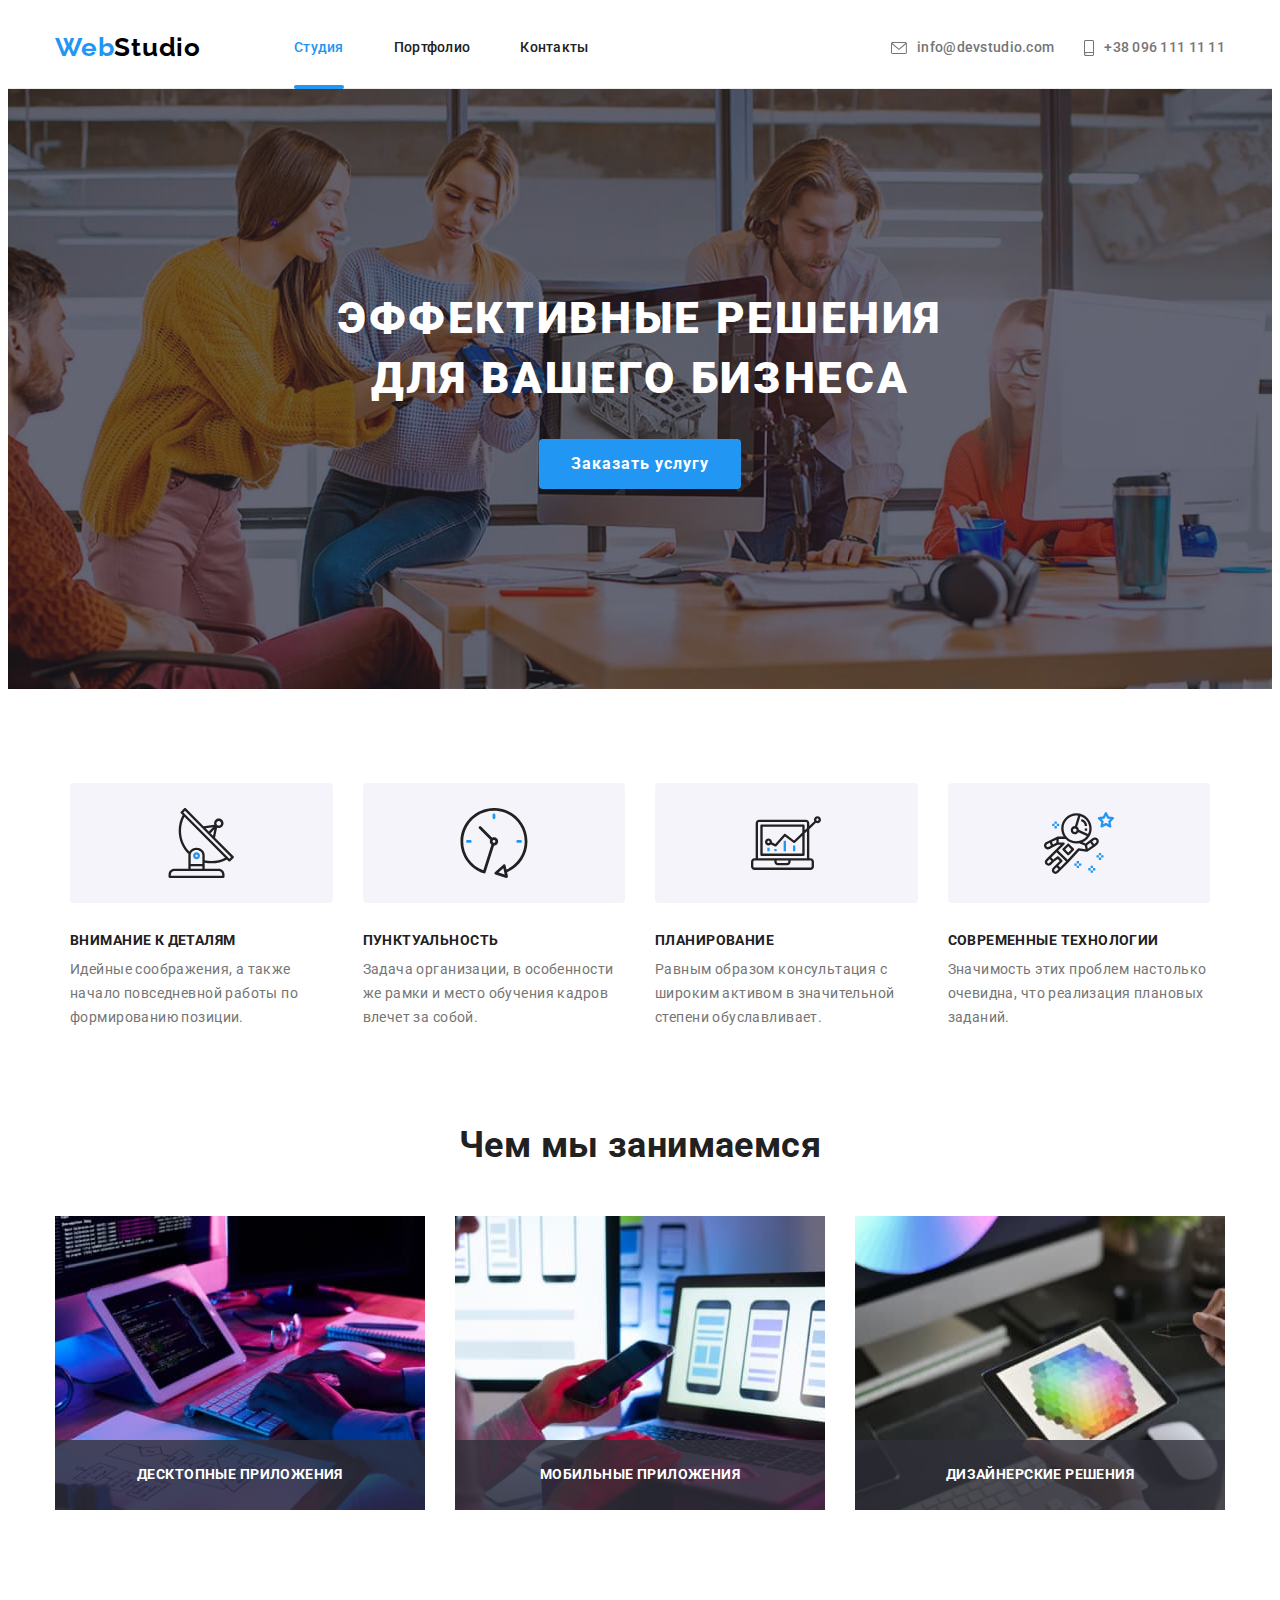
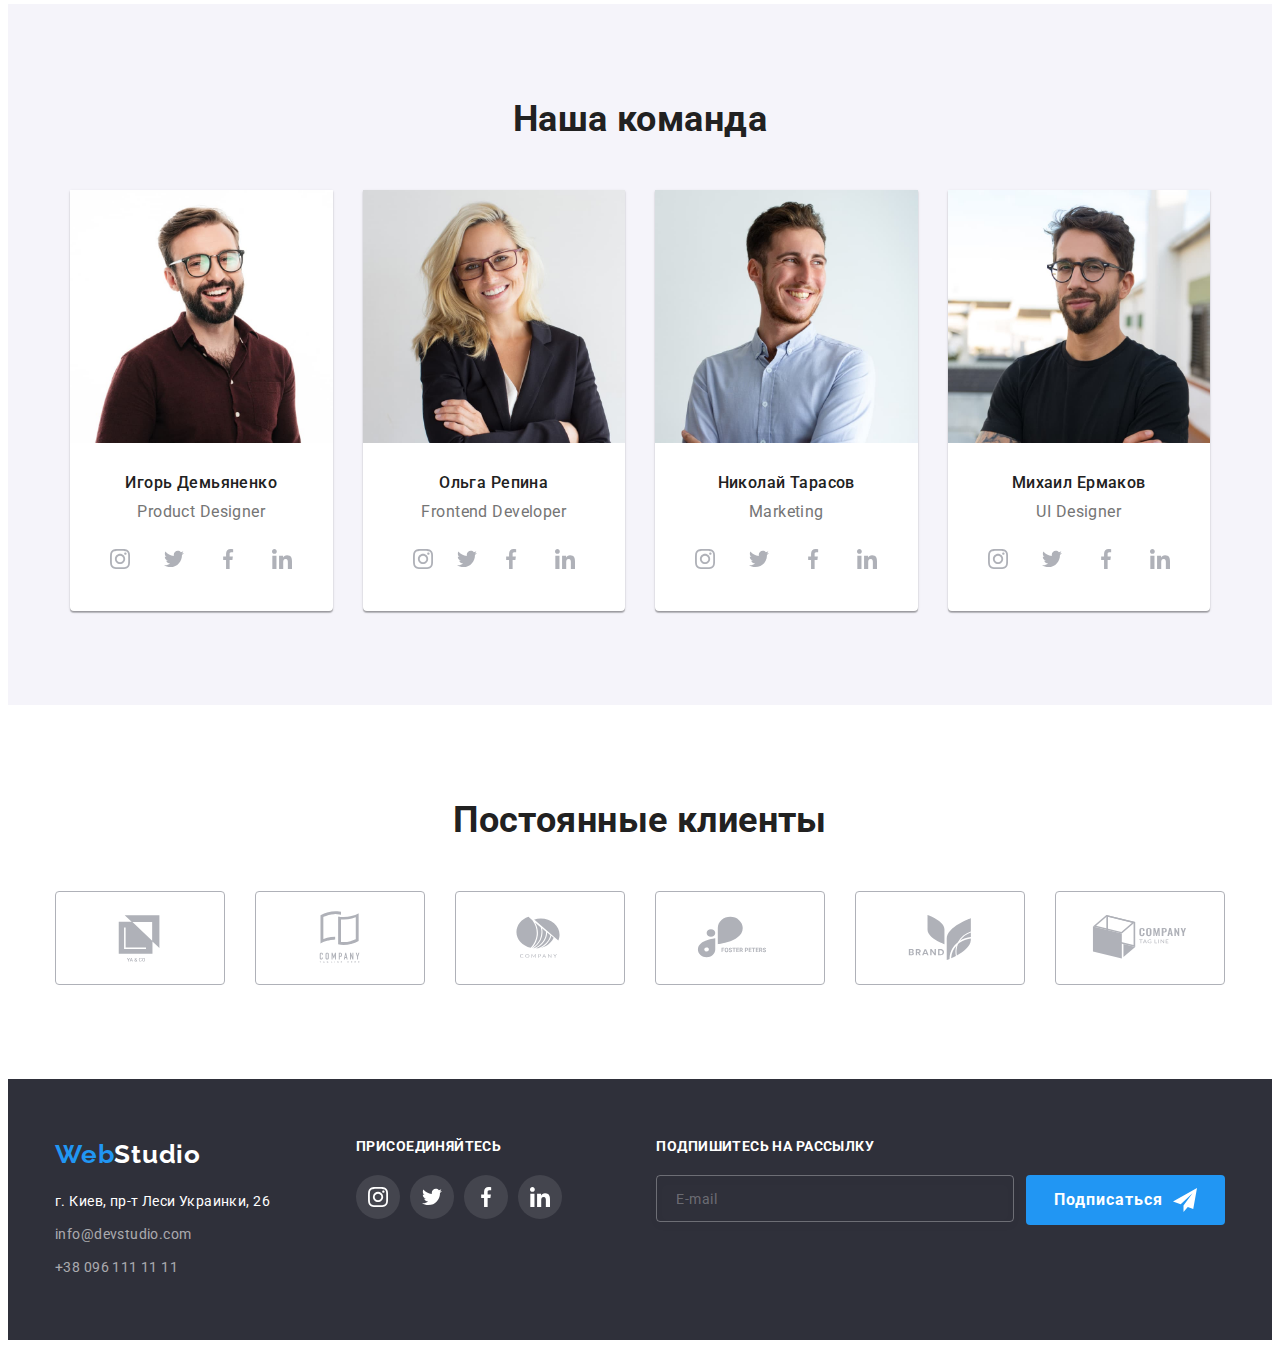
<file: index.html>
<!DOCTYPE html>
<html lang="ru">
  <head>
    <meta charset="UTF-8" />
    <meta http-equiv="X-UA-Compatible" content="IE=edge" />
    <meta name="viewport" content="width=device-width, initial-scale=1.0" />
    <title>Home Work-8</title>

    <!-- FONTS -->
    <link rel="preconnect" href="https://fonts.googleapis.com" />
    <link rel="preconnect" href="https://fonts.gstatic.com" crossorigin />
    <link
      href="https://fonts.googleapis.com/css2?family=Raleway:wght@700&family=Roboto:wght@400;500;700;900&display=swap"
      rel="stylesheet"
    />

    <!-- NOMALIZE -->
    <link
      rel="stylesheet"
      href="https://cdnjs.cloudflare.com/ajax/libs/modern-normalize/1.1.0/modern-normalize.min.css"
      integrity="sha512-wpPYUAdjBVSE4KJnH1VR1HeZfpl1ub8YT/NKx4PuQ5NmX2tKuGu6U/JRp5y+Y8XG2tV+wKQpNHVUX03MfMFn9Q=="
      crossorigin="anonymous"
      referrerpolicy="no-referrer"
    />
    <link rel="stylesheet" href="./css/main.min.css" />
  </head>

  <body>
    <!-- header -->
    <header class="header">
      <div class="container header__container">
        <a class="logo header__logo" href="./index.html" lang="en"
          >Web<span class="header__logo--black">Studio</span></a
        >
        <!-- nav -->
        <nav class="navigation">
          <ul class="navigation__list">
            <li class="navigation__item">
              <a
                class="navigation__link navigation__link--current"
                href="./index.html"
                >Студия</a
              >
            </li>
            <li class="navigation__item">
              <a class="navigation__link" href="./portfolio.html">Портфолио</a>
            </li>
            <li class="navigation__item">
              <a class="navigation__link" href="#footer" title="контакти"
                >Контакты</a
              >
            </li>
          </ul>
        </nav>
        <ul class="contact-header">
          <li class="contact-header__item">
            <a class="contact-header__link" href="mailto:info@devstudio.com">
              <svg class="contact-header__icon" width="16" height="12">
                <use href="./images/icons.svg#icon-envelope"></use>
              </svg>
              info@devstudio.com
            </a>
          </li>
          <li class="contact-header__item">
            <a class="contact-header__link" href="tel:+380961111111">
              <svg class="contact-header__icon" width="10" height="16">
                <use href="./images/icons.svg#icon-smartphone"></use>
              </svg>
              +38 096 111 11 11
            </a>
          </li>
        </ul>
        
        <div class="menu-container" data-menu>
          <!-- nav -->
          <nav class="navigation menu-container__navigation">
            <ul class="navigation__list">
              <li class="navigation__item">
                <a
                  class="navigation__link navigation__link--current"
                  href="./index.html"
                  >Студия</a
                >
              </li>
              <li class="navigation__item">
                <a class="navigation__link" href="./portfolio.html"
                  >Портфолио</a
                >
              </li>
              <li class="navigation__item">
                <a class="navigation__link" href="#footer" title="контакти"
                  >Контакты</a
                >
              </li>
            </ul>
          </nav>
          <ul class="contact-header menu-container__contact-header">
            <li class="contact-header__item">
              <a class="contact-header__link" href="mailto:info@devstudio.com">
                <svg class="contact-header__icon" width="16" height="12">
                  <use href="./images/icons.svg#icon-envelope"></use>
                </svg>
                info@devstudio.com
              </a>
            </li>
            <li class="contact-header__item">
              <a class="contact-header__link" href="tel:+380961111111">
                <svg class="contact-header__icon" width="10" height="16">
                  <use href="./images/icons.svg#icon-smartphone"></use>
                </svg>
                +38 096 111 11 11
              </a>
            </li>
            <ul class="contact-header__soc">
              <li><a href="">Instagram</a></li>
              <li><a href="">Twitter</a></li>
              <li><a href="">Facebook</a></li>
              <li><a href="">LinkedIn</a></li>
            </ul>
          </ul>
        </div>

        <button class="menu" data-menu-button aria-label="Main Menu">
          <svg width="40" height="40" viewBox="0 0 100 100">
            <path
              class="line line1"
              d="M 20,29.000046 H 80.000231 C 80.000231,29.000046 94.498839,28.817352 94.532987,66.711331 94.543142,77.980673 90.966081,81.670246 85.259173,81.668997 79.552261,81.667751 75.000211,74.999942 75.000211,74.999942 L 25.000021,25.000058"
            />
            <path class="line line2" d="M 20,50 H 80" />
            <path
              class="line line3"
              d="M 20,70.999954 H 80.000231 C 80.000231,70.999954 94.498839,71.182648 94.532987,33.288669 94.543142,22.019327 90.966081,18.329754 85.259173,18.331003 79.552261,18.332249 75.000211,25.000058 75.000211,25.000058 L 25.000021,74.999942"
            />
          </svg>
        </button>
        <!-- <button class="menu" data-menu-button aria-label="Main Menu">
          <svg class="icon-burger" width="40" height="40">
            <use href="./images/icons.svg#icon-burger"></use>
          </svg>
        </button> -->
      </div>
    </header>
    <main>
      <!--section Hero -->
      <section class="hero">
        <div class="container">
          <div class="hero__inner">
            <h1 class="hero__title">
              Эффективные решения <br />
              для вашего бизнеса
            </h1>

            <button class="btn btn--accent" type="button" data-modal-open>
              Заказать услугу
            </button>
          </div>
        </div>
      </section>

      <!-- section specifics-->
      <section class="specifics section">
        <div class="container">
          <h2 class="visually-hidden">Особенности</h2>
          <ul class="specifics__list">
            <li class="specifics__item">
              <div class="specifics__icon">
                <svg class="icon" width="70" height="70">
                  <use href="./images/icons.svg#icon-antenna"></use>
                </svg>
              </div>
              <h3 class="specifics__title">Внимание к деталям</h3>
              <p class="specifics__description">
                Идейные соображения, а также начало повседневной работы по
                формированию позиции.
              </p>
            </li>
            <li class="specifics__item">
              <div class="specifics__icon">
                <svg class="icon" width="70" height="70">
                  <use href="./images/icons.svg#icon-clock"></use>
                </svg>
              </div>
              <h3 class="specifics__title">Пунктуальность</h3>
              <p class="specifics__description">
                Задача организации, в особенности же рамки и место обучения
                кадров влечет за собой.
              </p>
            </li>
            <li class="specifics__item">
              <div class="specifics__icon">
                <svg class="icon" width="70" height="70">
                  <use href="./images/icons.svg#icon-diagram"></use>
                </svg>
              </div>
              <h3 class="specifics__title">Планирование</h3>
              <p class="specifics__description">
                Равным образом консультация с широким активом в значительной
                степени обуславливает.
              </p>
            </li>
            <li class="specifics__item">
              <div class="specifics__icon">
                <svg class="icon" width="70" height="70">
                  <use href="./images/icons.svg#icon-astronaut"></use>
                </svg>
              </div>
              <h3 class="specifics__title">Современные технологии</h3>
              <p class="specifics__description">
                Значимость этих проблем настолько очевидна, что реализация
                плановых заданий.
              </p>
            </li>
          </ul>
        </div>
      </section>

      <!-- what we do  -->
      <section class="wedo section">
        <div class="container">
          <h2 class="section-title">Чем мы занимаемся</h2>
          <ul class="wedo__list">
            <li class="wedo__item">
              <a href="" class="wedo__link">
                <img
                  src="./images/img.jpg"
                  width="370"
                  height="294"
                  alt="Фото 1 Чем мы занимаемся"
                />

                <h3 class="wedo__link-text">Десктопные приложения</h3>
              </a>
            </li>
            <li class="wedo__item">
              <a href="" class="wedo__link">
                <img
                  src="./images/img-1.jpg"
                  width="370"
                  height="294"
                  alt="Фото 2 Чем мы занимаемся"
                />
                <h3 class="wedo__link-text">Мобильные приложения</h3>
              </a>
            </li>
            <li class="wedo__item">
              <a href="" class="wedo__link">
                <img
                  src="./images/img-2.jpg"
                  width="370"
                  height="294"
                  alt="Фото 3 Чем мы занимаемся"
                />
                <h3 class="wedo__link-text">Дизайнерские решения</h3>
              </a>
            </li>
          </ul>
        </div>
      </section>

      <!-- section team -->
      <section class="team section">
        <div class="container">
          <h2 class="section-title">Наша команда</h2>
          <ul class="team__list">
            <li class="team__item">
              <img
                class="team__foto"
                src="./images/team/img.jpg"
                width="270"
                height="260"
                alt="Игорь Демьяненко"
              />
              <div class="team__content">
                <h3 class="team__name">Игорь Демьяненко</h3>
                <p class="team__position" lang="en">Product Designer</p>

                <!-- SOCIAL LINKS -->
                <ul class="social-links team__social-links">
                  <li class="social-links__item">
                    <a
                      href="https://www.instagram.com"
                      target="_blank"
                      class="social-links__link"
                    >
                      <svg class="icon" width="20" height="20">
                        <use href="./images/icons.svg#icon-instagram"></use>
                      </svg>
                    </a>
                  </li>
                  <li class="social-links__item">
                    <a
                      href="https://twitter.com"
                      target="_blank"
                      class="social-links__link"
                    >
                      <svg class="icon" width="20" height="20">
                        <use href="./images/icons.svg#icon-twitter"></use>
                      </svg>
                    </a>
                  </li>
                  <li class="social-links__item">
                    <a
                      href="https://www.facebook.com"
                      target="_blank"
                      class="social-links__link"
                    >
                      <svg class="icon" width="20" height="20">
                        <use href="./images/icons.svg#icon-facebook"></use>
                      </svg>
                    </a>
                  </li>
                  <li class="social-links__item">
                    <a
                      href="https://www.linkedin.com"
                      target="_blank"
                      class="social-links__link"
                    >
                      <svg class="icon" width="20" height="20">
                        <use href="./images/icons.svg#icon-linkedin"></use>
                      </svg>
                    </a>
                  </li>
                </ul>
              </div>
            </li>

            <li class="team__item">
              <img
                class="team__foto"
                src="./images/team/img-1.jpg"
                width="270"
                height="260"
                alt="Ольга Репина"
              />
              <div class="team__content">
                <h3 class="team__name">Ольга Репина</h3>
                <p class="team__position" lang="en">Frontend Developer</p>

                <!-- SOCIAL LINKS -->
                <ul class="social-links team__social-links">
                  <li class="social-links__item">
                    <a
                      href="https://www.instagram.com"
                      target="_blank"
                      class="social-links__link"
                    >
                      <svg class="icon" width="20" height="20">
                        <use href="./images/icons.svg#icon-instagram"></use>
                      </svg>
                    </a>
                  </li>
                  <li class="social-links-item">
                    <a
                      href="https://twitter.com"
                      target="_blank"
                      class="social-links__link"
                    >
                      <svg class="icon" width="20" height="20">
                        <use href="./images/icons.svg#icon-twitter"></use>
                      </svg>
                    </a>
                  </li>
                  <li class="social-links__item">
                    <a
                      href="https://www.facebook.com"
                      target="_blank"
                      class="social-links__link"
                    >
                      <svg class="icon" width="20" height="20">
                        <use href="./images/icons.svg#icon-facebook"></use>
                      </svg>
                    </a>
                  </li>
                  <li class="social-links__item">
                    <a
                      href="https://www.linkedin.com"
                      target="_blank"
                      class="social-links__link"
                    >
                      <svg class="icon" width="20" height="20">
                        <use href="./images/icons.svg#icon-linkedin"></use>
                      </svg>
                    </a>
                  </li>
                </ul>
              </div>
            </li>

            <li class="team__item">
              <img
                class="team__foto"
                src="./images/team/img-2.jpg"
                width="270"
                height="260"
                alt="Николай Тарасов"
              />
              <div class="team__content">
                <h3 class="team__name">Николай Тарасов</h3>
                <p class="team__position" lang="en">Marketing</p>

                <!-- SOCIAL LINKS -->
                <ul class="social-links team__social-links">
                  <li class="social-links__item">
                    <a
                      href="https://www.instagram.com"
                      target="_blank"
                      class="social-links__link"
                    >
                      <svg class="icon" width="20" height="20">
                        <use href="./images/icons.svg#icon-instagram"></use>
                      </svg>
                    </a>
                  </li>
                  <li class="social-links__item">
                    <a
                      href="https://twitter.com"
                      target="_blank"
                      class="social-links__link"
                    >
                      <svg class="icon" width="20" height="20">
                        <use href="./images/icons.svg#icon-twitter"></use>
                      </svg>
                    </a>
                  </li>
                  <li class="social-links__item">
                    <a
                      href="https://www.facebook.com"
                      target="_blank"
                      class="social-links__link"
                    >
                      <svg class="icon" width="20" height="20">
                        <use href="./images/icons.svg#icon-facebook"></use>
                      </svg>
                    </a>
                  </li>
                  <li class="social-links__item">
                    <a
                      href="https://www.linkedin.com"
                      target="_blank"
                      class="social-links__link"
                    >
                      <svg class="icon" width="20" height="20">
                        <use href="./images/icons.svg#icon-linkedin"></use>
                      </svg>
                    </a>
                  </li>
                </ul>
              </div>
            </li>

            <li class="team__item">
              <img
                class="team__foto"
                src="./images/team/img-3.jpg"
                width="270"
                height="260"
                alt="Михаил Ермаков"
              />
              <div class="team__content">
                <h3 class="team__name">Михаил Ермаков</h3>
                <p class="team__position" lang="en">UI Designer</p>

                <!-- SOCIAL LINKS -->
                <ul class="social-links team__social-links">
                  <li class="social-links__item">
                    <a
                      href="https://www.instagram.com"
                      target="_blank"
                      class="social-links__link"
                    >
                      <svg class="icon" width="20" height="20">
                        <use href="./images/icons.svg#icon-instagram"></use>
                      </svg>
                    </a>
                  </li>
                  <li class="social-links__item">
                    <a
                      href="https://twitter.com"
                      target="_blank"
                      class="social-links__link"
                    >
                      <svg class="icon" width="20" height="20">
                        <use href="./images/icons.svg#icon-twitter"></use>
                      </svg>
                    </a>
                  </li>
                  <li class="social-links__item">
                    <a
                      href="https://www.facebook.com"
                      target="_blank"
                      class="social-links__link"
                    >
                      <svg class="icon" width="20" height="20">
                        <use href="./images/icons.svg#icon-facebook"></use>
                      </svg>
                    </a>
                  </li>
                  <li class="social-links__item">
                    <a
                      href="https://www.linkedin.com"
                      target="_blank"
                      class="social-links__link"
                    >
                      <svg class="icon" width="20" height="20">
                        <use href="./images/icons.svg#icon-linkedin"></use>
                      </svg>
                    </a>
                  </li>
                </ul>
              </div>
            </li>
          </ul>
        </div>
      </section>

      <!-- Customers -->
      <section class="customers section">
        <div class="container">
          <h2 class="section-title">Постоянные клиенты</h2>
          <ul class="customers__list">
            <li class="customers__item">
              <a href="#" class="customers__link">
                <svg class="icon" width="106" height="60">
                  <use href="./images/icons.svg#icon-Logo1"></use>
                </svg>
              </a>
            </li>
            <li class="customers__item">
              <a href="#" class="customers__link">
                <svg class="icon" width="106" height="60">
                  <use href="./images/icons.svg#icon-Logo2"></use>
                </svg>
              </a>
            </li>
            <li class="customers__item">
              <a href="#" class="customers__link">
                <svg class="icon" width="106" height="60">
                  <use href="./images/icons.svg#icon-Logo3"></use>
                </svg>
              </a>
            </li>
            <li class="customers__item">
              <a href="#" class="customers__link">
                <svg class="icon" width="106" height="60">
                  <use href="./images/icons.svg#icon-Logo4"></use>
                </svg>
              </a>
            </li>
            <li class="customers__item">
              <a href="#" class="customers__link">
                <svg class="icon" width="106" height="60">
                  <use href="./images/icons.svg#icon-Logo5"></use>
                </svg>
              </a>
            </li>
            <li class="customers__item">
              <a href="#" class="customers__link">
                <svg class="icon" width="106" height="60">
                  <use href="./images/icons.svg#icon-Logo6"></use>
                </svg>
              </a>
            </li>
          </ul>
        </div>
      </section>
    </main>
    <!-- footer -->
    <footer class="footer" id="footer">
      <div class="container footer__container">
        <div class="footer-address">
          <a class="logo" href="./index.html"
            >Web<span class="footer__logo--white">Studio</span></a
          >
          <address class="address">
            <a
              class="address__link"
              href="https://goo.gl/maps/6HANdDSxnNxps1i66"
              target="_blank"
              >г. Киев, пр-т Леси Украинки, 26</a
            >
            <ul class="footer-contact">
              <li class="footer-contact__item">
                <a class="footer-contact__link" href="mailto:info@devstudio.com"
                  >info@devstudio.com</a
                >
              </li>
              <li class="footer-contact__item">
                <a class="footer-contact__link" href="tel:+380961111111"
                  >+38 096 111 11 11</a
                >
              </li>
            </ul>
          </address>
        </div>

        <div class="footer-soc">
          <b class="footer-text">присоединяйтесь</b>
          <ul class="social-links footer__social-links">
            <li class="social-links__item">
              <a
                href="https://www.instagram.com"
                target="_blank"
                class="social-links__link social-links__link--bgc"
              >
                <svg class="icon" width="20" height="20">
                  <use href="./images/icons.svg#icon-instagram"></use>
                </svg>
              </a>
            </li>
            <li class="social-links__item">
              <a
                href="https://twitter.com"
                target="_blank"
                class="social-links__link social-links__link--bgc"
              >
                <svg class="icon" width="20" height="20">
                  <use href="./images/icons.svg#icon-twitter"></use>
                </svg>
              </a>
            </li>
            <li class="social-links__item">
              <a
                href="https://www.facebook.com"
                target="_blank"
                class="social-links__link social-links__link--bgc"
              >
                <svg class="icon" width="20" height="20">
                  <use href="./images/icons.svg#icon-facebook"></use>
                </svg>
              </a>
            </li>
            <li class="social-links__item">
              <a
                href="https://www.linkedin.com"
                target="_blank"
                class="social-links__link social-links__link--bgc"
              >
                <svg class="icon" width="20" height="20">
                  <use href="./images/icons.svg#icon-linkedin"></use>
                </svg>
              </a>
            </li>
          </ul>
        </div>

        <div class="footer-form">
          <b class="footer-text">Подпишитесь на рассылку</b>
          <form action="#" class="form js-speaker-form">
            <div class="footer-from__field">
              <input
                class="form__input"
                id="form-footer"
                type="email"
                name="mail"
                placeholder="  "
                data-placeholder="Введите свой email"
                autocomplete="on"
              />
              <label class="form__label">E-mail</label>
            </div>
            <button class="btn btn--accent footer-form__btn" type="submit">
              Подписаться
              <svg class="form__icon" width="24" height="24">
                <use href="./images/icons.svg#icon-send"></use>
              </svg>
            </button>
          </form>
        </div>
      </div>
    </footer>

    <!-- MODAL -->
    <div class="modal-backdrop is-hidden" data-modal>
      <div class="modal">
        <h2 class="modal-title">Оставьте свои данные, мы вам перезвоним</h2>
        <button class="modal-close" data-modal-close>
          <svg class="modal-close__icon" width="16" height="18">
            <use href="./images/icons.svg#icon-close"></use>
          </svg>
        </button>

        <form action="#" class="modal-from js-speaker-form">
          <label class="modal-from__label" for="name">Имя</label>
          <div class="modal-from__field">
            <input
              class="modal-from__input"
              type="text"
              name="name"
              id="name"
              required
              minlength="2"
            />

            <svg class="modal-from__icon" width="18" height="18">
              <use href="./images/icons.svg#icon-person-form"></use>
            </svg>
          </div>

          <label class="modal-from__label" for="tel">Телефон</label>
          <div class="modal-from__field">
            <input
              class="modal-from__input"
              type="tel"
              name="tel"
              id="tel"
              required
              value="+"
            />
            <svg class="modal-from__icon" width="18" height="18">
              <use href="./images/icons.svg#icon-phone-form"></use>
            </svg>
          </div>

          <label class="modal-from__label" for="mail">Почта</label>
          <div class="modal-from__field">
            <input
              class="modal-from__input"
              type="email"
              name="mail"
              id="mail"
              required
            />
            <svg class="modal-from__icon" width="18" height="18">
              <use href="./images/icons.svg#icon-email-form"></use>
            </svg>
          </div>

          <label class="modal-from__label" for="feedback">Комментарий</label>
          <textarea
            class="modal-from__textarea"
            name="feedback"
            id="feedback"
            placeholder="Введите текст"
          ></textarea>

          <div class="checkbox">
            <input
              class="checkbox-input visually-hidden"
              type="checkbox"
              name="checkbox"
              id="modal-checkbox"
            />
            <label class="checkbox-label" for="modal-checkbox">
              Соглашаюсь с рассылкой и принимаю
              <a href="#"> Условия договора</a>
            </label>
          </div>

          <button class="btn btn--accent modal-from__btn" type="submit">
            Отправить
          </button>
        </form>
      </div>
    </div>

    <!-- JS -->
    <script src="./js/burgr-menu.js"></script>
    <script src="./js/modal.js"></script>
    <script src="./js/form.js"></script>
  </body>
</html>
</file>
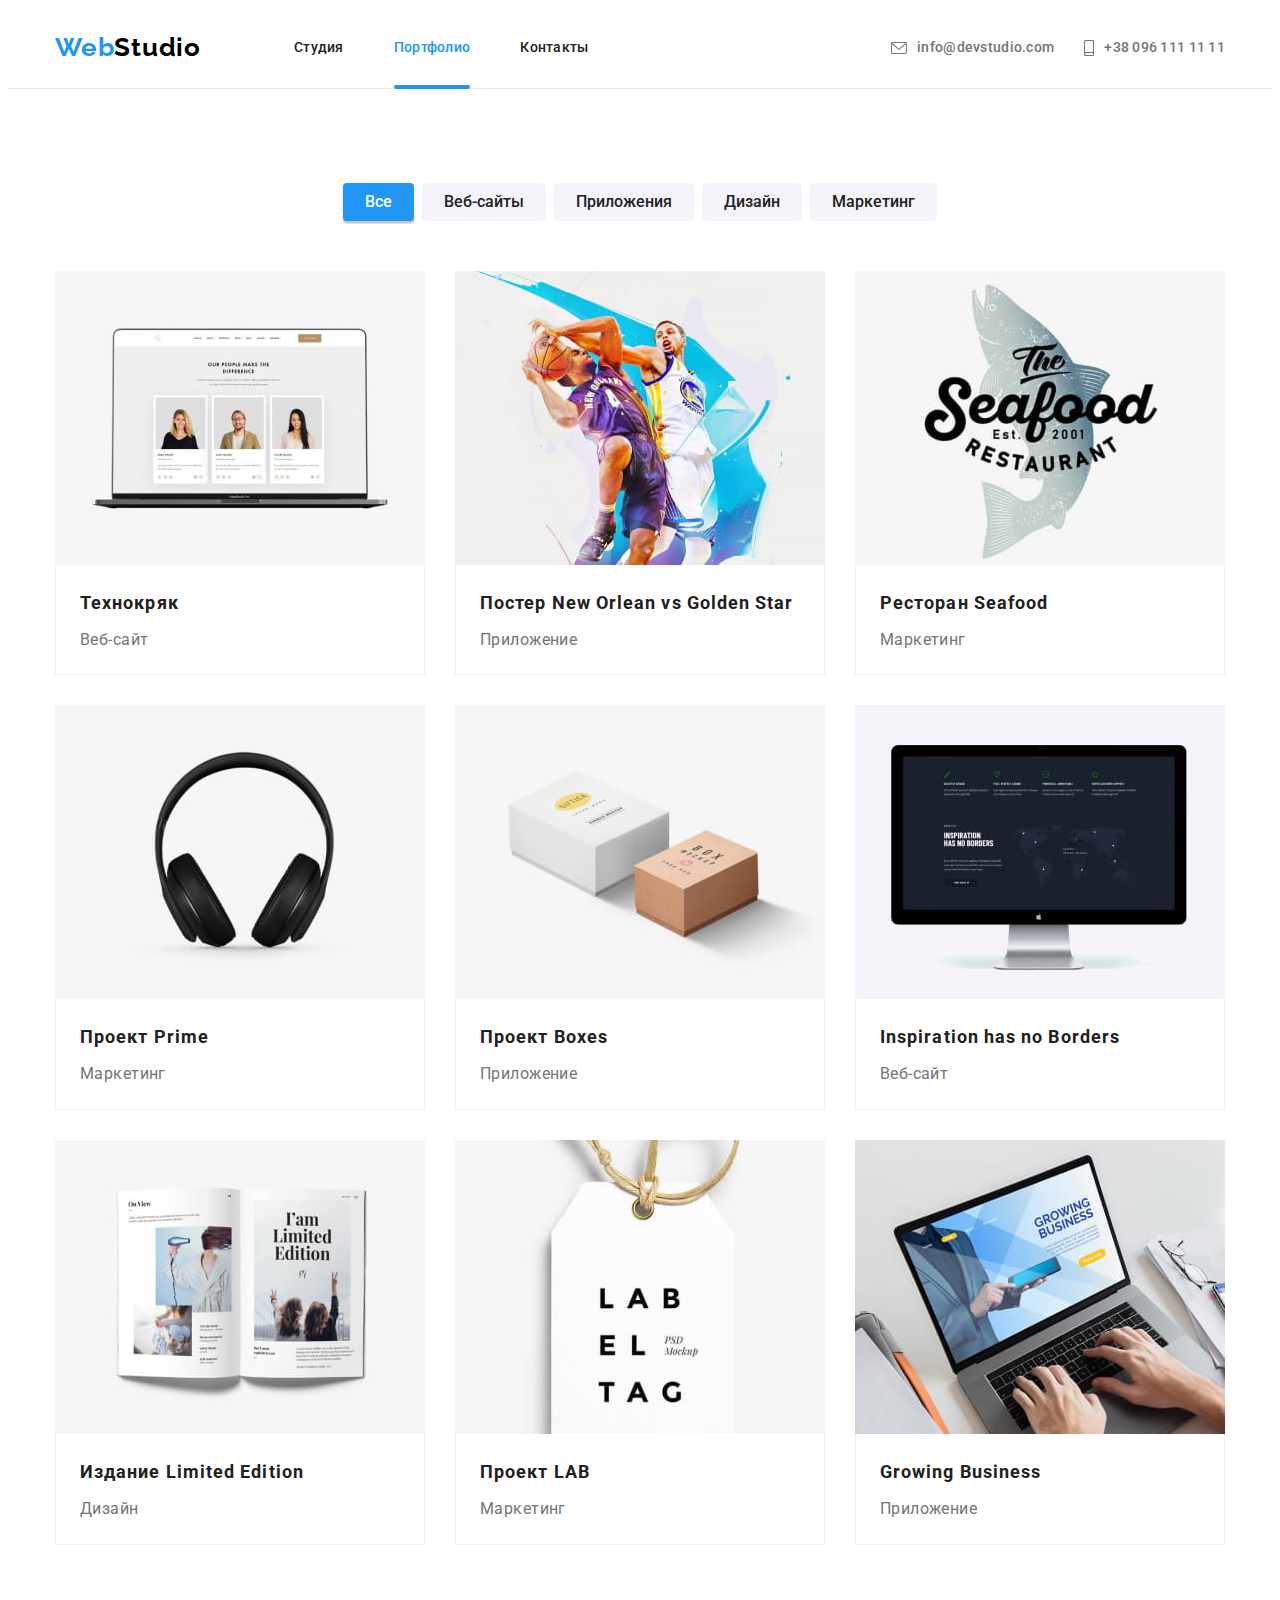
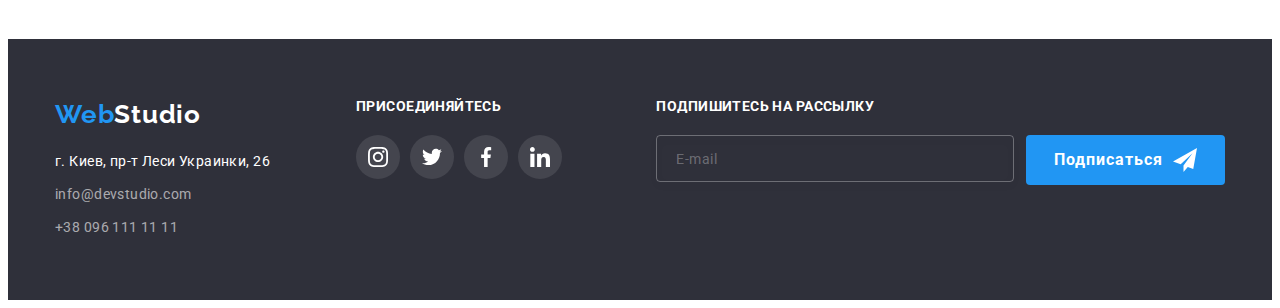
<file: portfolio.html>
<!DOCTYPE html>
<html lang="ru">
  <head>
    <meta charset="UTF-8" />
    <meta http-equiv="X-UA-Compatible" content="IE=edge" />
    <meta name="viewport" content="width=device-width, initial-scale=1.0" />
    <!-- fonts -->
    <link rel="preconnect" href="https://fonts.googleapis.com" />
    <link rel="preconnect" href="https://fonts.gstatic.com" crossorigin />
    <link
      href="https://fonts.googleapis.com/css2?family=Raleway:wght@700&family=Roboto:wght@400;500;700;900&display=swap"
      rel="stylesheet"
    />
    <link
      rel="stylesheet"
      href="https://cdnjs.cloudflare.com/ajax/libs/modern-normalize/1.1.0/modern-normalize.min.css"
      integrity="sha512-wpPYUAdjBVSE4KJnH1VR1HeZfpl1ub8YT/NKx4PuQ5NmX2tKuGu6U/JRp5y+Y8XG2tV+wKQpNHVUX03MfMFn9Q=="
      crossorigin="anonymous"
      referrerpolicy="no-referrer"
    />
    <title>Portfolio</title>
    <link rel="stylesheet" href="./css/main.min.css" />
  </head>

  <body>
    <!-- header -->
    <header class="header">
      <div class="container header__container">
        <a class="logo header__logo" href="./index.html" lang="en"
          >Web<span class="header__logo--black">Studio</span></a
        >
        <!-- nav -->
        <nav class="navigation">
          <ul class="navigation__list">
            <li class="navigation__item">
              <a class="navigation__link" href="./index.html">Студия</a>
            </li>
            <li class="navigation__item">
              <a
                class="navigation__link navigation__link--current"
                href="./portfolio.html"
                >Портфолио</a
              >
            </li>
            <li class="navigation__item">
              <a class="navigation__link" href="#footer" title="контакти"
                >Контакты</a
              >
            </li>
          </ul>
        </nav>
        <ul class="contact-header">
          <li class="contact-header__item">
            <a class="contact-header__link" href="mailto:info@devstudio.com">
              <svg class="contact-header__icon" width="16" height="12">
                <use href="./images/icons.svg#icon-envelope"></use>
              </svg>
              info@devstudio.com
            </a>
          </li>
          <li class="contact-header__item">
            <a class="contact-header__link" href="tel:+380961111111">
              <svg class="contact-header__icon" width="10" height="16">
                <use href="./images/icons.svg#icon-smartphone"></use>
              </svg>
              +38 096 111 11 11
            </a>
          </li>
        </ul>

        <div class="menu-container" data-menu>
          <!-- nav -->
          <nav class="navigation menu-container__navigation">
            <ul class="navigation__list">
              <li class="navigation__item">
                <a
                  class="navigation__link"
                  href="./index.html"
                  >Студия</a
                >
              </li>
              <li class="navigation__item">
                <a class="navigation__link navigation__link--current" href="./portfolio.html"
                  >Портфолио</a
                >
              </li>
              <li class="navigation__item">
                <a class="navigation__link" href="#footer" title="контакти"
                  >Контакты</a
                >
              </li>
            </ul>
          </nav>
          <ul class="contact-header menu-container__contact-header">
            <li class="contact-header__item">
              <a class="contact-header__link" href="mailto:info@devstudio.com">
                <svg class="contact-header__icon" width="16" height="12">
                  <use href="./images/icons.svg#icon-envelope"></use>
                </svg>
                info@devstudio.com
              </a>
            </li>
            <li class="contact-header__item">
              <a class="contact-header__link" href="tel:+380961111111">
                <svg class="contact-header__icon" width="10" height="16">
                  <use href="./images/icons.svg#icon-smartphone"></use>
                </svg>
                +38 096 111 11 11
              </a>
            </li>
            <ul class="contact-header__soc">
              <li><a href="">Instagram</a></li>
              <li><a href="">Twitter</a></li>
              <li><a href="">Facebook</a></li>
              <li><a href="">LinkedIn</a></li>
            </ul>
          </ul>
        </div>

        <button class="menu" data-menu-button aria-label="Main Menu">
          <svg width="40" height="40" viewBox="0 0 100 100">
            <path
              class="line line1"
              d="M 20,29.000046 H 80.000231 C 80.000231,29.000046 94.498839,28.817352 94.532987,66.711331 94.543142,77.980673 90.966081,81.670246 85.259173,81.668997 79.552261,81.667751 75.000211,74.999942 75.000211,74.999942 L 25.000021,25.000058"
            />
            <path class="line line2" d="M 20,50 H 80" />
            <path
              class="line line3"
              d="M 20,70.999954 H 80.000231 C 80.000231,70.999954 94.498839,71.182648 94.532987,33.288669 94.543142,22.019327 90.966081,18.329754 85.259173,18.331003 79.552261,18.332249 75.000211,25.000058 75.000211,25.000058 L 25.000021,74.999942"
            />
          </svg>
        </button>
        <!-- <button class="menu" data-menu-button aria-label="Main Menu">
          <svg class="icon-burger" width="40" height="40">
            <use href="./images/icons.svg#icon-burger"></use>
          </svg>
        </button> -->
      </div>
    </header>
    <!-- main -->
    <main>
      <!-- section portfolio -->
      <section class="portfolio section">
        <div class="container">
          <!-- menu button -->
          <h2 hidden>Портфолио</h2>
          <menu class="portfolio-menu">
            <li class="portfolio-menu__item">
              
              <button class="btn portfolio-btn portfolio-btn--active " type="button" data-filter="all">Все</button>
            </li>
            <li class="portfolio-menu__item">
              <button class="btn portfolio-btn" type="button" data-filter=".web-sites">Веб-сайты</button>
            </li>
            <li class="portfolio-menu__item">
              <button class="btn portfolio-btn" type="button" data-filter=".applications">
                Приложения
              </button>
            </li>
            <li class="portfolio-menu__item">
              <button class="btn portfolio-btn" type="button" data-filter=".design">Дизайн</button>
            </li>
            <li class="portfolio-menu__item">
              <button class="btn portfolio-btn" type="button" data-filter=".marketing">Маркетинг</button>
            </li>
          </menu>

          <!-- list portfolio -->
          <ul class="portfolio__list">
            <li class="portfolio__item mix web-sites">
              <a href="" class="portfolio__link">
                <div class="img-wrapper">
                  <picture>
                    <source
                      srcset="
                        ./images/porfolio/img.jpg    1x,
                        ./images/porfolio/img-2x.jpg 2x
                      "
                      media="(min-width: 1200px)"
                    />
                    <source
                      srcset="
                        ./images/porfolio/img-tablet.jpg    1x,
                        ./images/porfolio/img-tablet-2x.jpg 2x
                      "
                      media="(min-width: 768px)"
                    />
                    <source
                      srcset="
                        ./images/porfolio/img-mob.jpg    1x,
                        ./images/porfolio/img-mob-2x.jpg 2x
                      "
                      media="(max-width: 768px)"
                    />
                    <img src="./images/porfolio/img-mob.jpg" alt="Технокряк" />
                  </picture>

                  <p class="portfolio-overlay">
                    Ресурс предлагает комплексные предложения с разным уровнем
                    функционала и сервисов. Все это позволит посетителю получить
                    исчерпывающие сведения о компании или частном лице.
                  </p>
                </div>
                <div class="portfolio-content">
                  <h3 class="portfolio-content__name">Технокряк</h3>
                  <p class="portfolio-content__description">Веб-сайт</p>
                </div>
              </a>
            </li>

            <li class="portfolio__item mix applications">
              <a href="" class="portfolio__link">
                <div class="img-wrapper">
                  <picture>
                    <source
                      srcset="
                        ./images/porfolio/img-1.jpg    1x,
                        ./images/porfolio/img-1-2x.jpg 2x
                      "
                      media="(min-width: 1200px)"
                    />
                    <source
                      srcset="
                        ./images/porfolio/img-1-tablet.jpg    1x,
                        ./images/porfolio/img-1-tablet-2x.jpg 2x
                      "
                      media="(min-width: 768px)"
                    />
                    <source
                      srcset="
                        ./images/porfolio/img-1-mob.jpg    1x,
                        ./images/porfolio/img-1-mob-2x.jpg 2x
                      "
                      media="(max-width: 768px)"
                    />
                    <img
                      src="./images/porfolio/img-1-mob.jpg"
                      alt="Постер Новый Орлеан против Золотой Звезды"
                    />
                  </picture>

                  <p class="portfolio-overlay">
                    Ресурс предлагает комплексные предложения с разным уровнем
                    функционала и сервисов. Все это позволит посетителю получить
                    исчерпывающие сведения о компании или частном лице.
                  </p>
                </div>
                <div class="portfolio-content">
                  <h3 class="portfolio-content__name" lang="ru en">
                    Постер New Orlean vs Golden Star
                  </h3>
                  <p class="portfolio-content__description">Приложение</p>
                </div>
              </a>
            </li>

            <li class="portfolio__item mix marketing">
              <a href="" class="portfolio__link">
                <div class="img-wrapper">
                  <picture>
                    <source
                      srcset="
                        ./images/porfolio/img-2.jpg    1x,
                        ./images/porfolio/img-2-2x.jpg 2x
                      "
                      media="(min-width: 1200px)"
                    />
                    <source
                      srcset="
                        ./images/porfolio/img-2-tablet.jpg    1x,
                        ./images/porfolio/img-2-tablet-2x.jpg 2x
                      "
                      media="(min-width: 768px)"
                    />
                    <source
                      srcset="
                        ./images/porfolio/img-2-mob.jpg    1x,
                        ./images/porfolio/img-2-mob-2x.jpg 2x
                      "
                      media="(max-width: 768px)"
                    />
                    <img
                      src="./images/porfolio/img-2-mob.jpg"
                      alt="Ресторан Морепродукты"
                    />
                  </picture>

                  <p class="portfolio-overlay">
                    Ресурс предлагает комплексные предложения с разным уровнем
                    функционала и сервисов. Все это позволит посетителю получить
                    исчерпывающие сведения о компании или частном лице.
                  </p>
                </div>
                <div class="portfolio-content">
                  <h3 class="portfolio-content__name" lang="ru en">
                    Ресторан Seafood
                  </h3>
                  <p class="portfolio-content__description">Маркетинг</p>
                </div>
              </a>
            </li>

            <li class="portfolio__item mix marketing">
              <a href="" class="portfolio__link">
                <div class="img-wrapper">
                  <picture>
                    <source
                      srcset="
                        ./images/porfolio/img-3.jpg    1x,
                        ./images/porfolio/img-3-2x.jpg 2x
                      "
                      media="(min-width: 1200px)"
                    />
                    <source
                      srcset="
                        ./images/porfolio/img-3-tablet.jpg    1x,
                        ./images/porfolio/img-3-tablet-2x.jpg 2x
                      "
                      media="(min-width: 768px)"
                    />
                    <source
                      srcset="
                        ./images/porfolio/img-3-mob.jpg    1x,
                        ./images/porfolio/img-3-mob-2x.jpg 2x
                      "
                      media="(max-width: 768px)"
                    />
                    <img
                      src="./images/porfolio/img-3-mob.jpg"
                      alt="Проект основной"
                    />
                  </picture>

                  <p class="portfolio-overlay">
                    Ресурс предлагает комплексные предложения с разным уровнем
                    функционала и сервисов. Все это позволит посетителю получить
                    исчерпывающие сведения о компании или частном лице.
                  </p>
                </div>
                <div class="portfolio-content">
                  <h3 class="portfolio-content__name" lang="ru en">
                    Проект Prime
                  </h3>
                  <p class="portfolio-content__description">Маркетинг</p>
                </div>
              </a>
            </li>

            <li class="portfolio__item mix applications">
              <a href="" class="portfolio__link">
                <div class="img-wrapper">
                  <picture>
                    <source
                      srcset="
                        ./images/porfolio/img-4.jpg    1x,
                        ./images/porfolio/img-4-2x.jpg 2x
                      "
                      media="(min-width: 1200px)"
                    />
                    <source
                      srcset="
                        ./images/porfolio/img-4-tablet.jpg    1x,
                        ./images/porfolio/img-4-tablet-2x.jpg 2x
                      "
                      media="(min-width: 768px)"
                    />
                    <source
                      srcset="
                        ./images/porfolio/img-4-mob.jpg    1x,
                        ./images/porfolio/img-4-mob-2x.jpg 2x
                      "
                      media="(max-width: 768px)"
                    />
                    <img
                      src="./images/porfolio/img-4-mob.jpg"
                      alt="Проект Коробки"
                    />
                  </picture>

                  <p class="portfolio-overlay">
                    Ресурс предлагает комплексные предложения с разным уровнем
                    функционала и сервисов. Все это позволит посетителю получить
                    исчерпывающие сведения о компании или частном лице.
                  </p>
                </div>
                <div class="portfolio-content">
                  <h3 class="portfolio-content__name" lang="ru en">
                    Проект Boxes
                  </h3>
                  <p class="portfolio-content__description">Приложение</p>
                </div>
              </a>
            </li>

            <li class="portfolio__item mix web-sites">
              <a href="" class="portfolio__link">
                <div class="img-wrapper">
                  <picture>
                    <source
                      srcset="
                        ./images/porfolio/img-5.jpg    1x,
                        ./images/porfolio/img-5-2x.jpg 2x
                      "
                      media="(min-width: 1200px)"
                    />
                    <source
                      srcset="
                        ./images/porfolio/img-5-tablet.jpg    1x,
                        ./images/porfolio/img-5-tablet-2x.jpg 2x
                      "
                      media="(min-width: 768px)"
                    />
                    <source
                      srcset="
                        ./images/porfolio/img-5-mob.jpg    1x,
                        ./images/porfolio/img-5-mob-2x.jpg 2x
                      "
                      media="(max-width: 768px)"
                    />
                    <img
                      src="./images/porfolio/img-5-mob.jpg"
                      alt="Вдохновение не имеет границ"
                    />
                  </picture>

                  <p class="portfolio-overlay">
                    Ресурс предлагает комплексные предложения с разным уровнем
                    функционала и сервисов. Все это позволит посетителю получить
                    исчерпывающие сведения о компании или частном лице.
                  </p>
                </div>
                <div class="portfolio-content">
                  <h3 class="portfolio-content__name" lang="en">
                    Inspiration has no Borders
                  </h3>
                  <p class="portfolio-content__description">Веб-сайт</p>
                </div>
              </a>
            </li>

            <li class="portfolio__item mix design">
              <a href="" class="portfolio__link">
                <div class="img-wrapper">
                  <picture>
                    <source
                      srcset="
                        ./images/porfolio/img-6.jpg    1x,
                        ./images/porfolio/img-6-2x.jpg 2x
                      "
                      media="(min-width: 1200px)"
                    />
                    <source
                      srcset="
                        ./images/porfolio/img-6-tablet.jpg    1x,
                        ./images/porfolio/img-6-tablet-2x.jpg 2x
                      "
                      media="(min-width: 768px)"
                    />
                    <source
                      srcset="
                        ./images/porfolio/img-6-mob.jpg    1x,
                        ./images/porfolio/img-6-mob-2x.jpg 2x
                      "
                      media="(max-width: 768px)"
                    />
                    <img
                      src="./images/porfolio/img-6-mob.jpg"
                      alt="Издание Ограниченный выпуск"
                    />
                  </picture>

                  <p class="portfolio-overlay">
                    Ресурс предлагает комплексные предложения с разным уровнем
                    функционала и сервисов. Все это позволит посетителю получить
                    исчерпывающие сведения о компании или частном лице.
                  </p>
                </div>
                <div class="portfolio-content">
                  <h3 class="portfolio-content__name" lang="ru en">
                    Издание Limited Edition
                  </h3>
                  <p class="portfolio-content__description">Дизайн</p>
                </div>
              </a>
            </li>

            <li class="portfolio__item mix marketing">
              <a href="" class="portfolio__link">
                <div class="img-wrapper">
                  <picture>
                    <source
                      srcset="
                        ./images/porfolio/img-7.jpg    1x,
                        ./images/porfolio/img-7-2x.jpg 2x
                      "
                      media="(min-width: 1200px)"
                    />
                    <source
                      srcset="
                        ./images/porfolio/img-7-tablet.jpg    1x,
                        ./images/porfolio/img-7-tablet-2x.jpg 2x
                      "
                      media="(min-width: 768px)"
                    />
                    <source
                      srcset="
                        ./images/porfolio/img-7-mob.jpg    1x,
                        ./images/porfolio/img-7-mob-2x.jpg 2x
                      "
                      media="(max-width: 768px)"
                    />
                    <img
                      src="./images/porfolio/img-7-mob.jpg"
                      alt="Проект LAB"
                    />
                  </picture>

                  <p class="portfolio-overlay">
                    Ресурс предлагает комплексные предложения с разным уровнем
                    функционала и сервисов. Все это позволит посетителю получить
                    исчерпывающие сведения о компании или частном лице.
                  </p>
                </div>
                <div class="portfolio-content">
                  <h3 class="portfolio-content__name">Проект LAB</h3>
                  <p class="portfolio-content__description">Маркетинг</p>
                </div>
              </a>
            </li>

            <li class="portfolio__item mix applications">
              <a href="" class="portfolio__link">
                <div class="img-wrapper">
                  <picture>
                    <source
                      srcset="
                        ./images/porfolio/img-8.jpg    1x,
                        ./images/porfolio/img-8-2x.jpg 2x
                      "
                      media="(min-width: 1200px)"
                    />
                    <source
                      srcset="
                        ./images/porfolio/img-8-tablet.jpg    1x,
                        ./images/porfolio/img-8-tablet-2x.jpg 2x
                      "
                      media="(min-width: 768px)"
                    />
                    <source
                      srcset="
                        ./images/porfolio/img-8-mob.jpg    1x,
                        ./images/porfolio/img-8-mob-2x.jpg 2x
                      "
                      media="(max-width: 768px)"
                    />
                    <img
                      src="./images/porfolio/img-8-mob.jpg"
                      alt="Растущий бизнес"
                    />
                  </picture>

                  <p class="portfolio-overlay">
                    Ресурс предлагает комплексные предложения с разным уровнем
                    функционала и сервисов. Все это позволит посетителю получить
                    исчерпывающие сведения о компании или частном лице.
                  </p>
                </div>
                <div class="portfolio-content">
                  <h3 class="portfolio-content__name" lang="en">
                    Growing Business
                  </h3>
                  <p class="portfolio-content__description">Приложение</p>
                </div>
              </a>
            </li>
          </ul>
        </div>
      </section>
    </main>

    <!-- footer -->
    <footer class="footer" id="footer">
      <div class="container footer__container">
        <div class="footer-address">
          <a class="logo" href="./index.html"
            >Web<span class="footer__logo--white">Studio</span></a
          >
          <address class="address">
            <a
              class="address__link"
              href="https://goo.gl/maps/6HANdDSxnNxps1i66"
              target="_blank"
              >г. Киев, пр-т Леси Украинки, 26</a
            >
            <ul class="footer-contact">
              <li class="footer-contact__item">
                <a class="footer-contact__link" href="mailto:info@devstudio.com"
                  >info@devstudio.com</a
                >
              </li>
              <li class="footer-contact__item">
                <a class="footer-contact__link" href="tel:+380961111111"
                  >+38 096 111 11 11</a
                >
              </li>
            </ul>
          </address>
        </div>

        <div class="footer-soc">
          <b class="footer-text">присоединяйтесь</b>
          <ul class="social-links footer__social-links">
            <li class="social-links__item">
              <a
                href="https://www.instagram.com"
                target="_blank"
                class="social-links__link social-links__link--bgc"
              >
                <svg class="icon" width="20" height="20">
                  <use href="./images/icons.svg#icon-instagram"></use>
                </svg>
              </a>
            </li>
            <li class="social-links__item">
              <a
                href="https://twitter.com"
                target="_blank"
                class="social-links__link social-links__link--bgc"
              >
                <svg class="icon" width="20" height="20">
                  <use href="./images/icons.svg#icon-twitter"></use>
                </svg>
              </a>
            </li>
            <li class="social-links__item">
              <a
                href="https://www.facebook.com"
                target="_blank"
                class="social-links__link social-links__link--bgc"
              >
                <svg class="icon" width="20" height="20">
                  <use href="./images/icons.svg#icon-facebook"></use>
                </svg>
              </a>
            </li>
            <li class="social-links__item">
              <a
                href="https://www.linkedin.com"
                target="_blank"
                class="social-links__link social-links__link--bgc"
              >
                <svg class="icon" width="20" height="20">
                  <use href="./images/icons.svg#icon-linkedin"></use>
                </svg>
              </a>
            </li>
          </ul>
        </div>

        <div class="footer-form">
          <b class="footer-text">Подпишитесь на рассылку</b>
          <form action="#" class="form js-speaker-form">
            <div class="footer-from__field">
              <input
                class="form__input"
                id="form-footer"
                type="email"
                name="mail"
                placeholder="  "
                data-placeholder="Введите свой email"
                autocomplete="on"
              />
              <label class="form__label">E-mail</label>
            </div>
            <button class="btn btn--accent footer-form__btn" type="submit">
              Подписаться
              <svg class="form__icon" width="24" height="24">
                <use href="./images/icons.svg#icon-send"></use>
              </svg>
            </button>
          </form>
        </div>
      </div>
    </footer>

    <!-- JS -->
    <script src="./js/form.js"></script>
    <script src="./js/burgr-menu.js"></script>
    <script src="./js/mixitub/mixitup.min.js"></script>
    <script src="./js/mixitub/mixitub.js"></script>
  </body>
</html>
</file>
<file: css/main.min.css>
:root{--primary-tex-color: #212121;--secondary-tex-color: #757575;--accent-color-white: #ffffff;--accent-color: #2196f3;--icon-color: #afb1b8;--primary-background: #ffffff;--secondary-background: #f5f4fa;--background: #2f303a;--backgroundcolor-btn: #2196f3;--backgroundcolor-btn-hover: #188ce8;--border-radius-btn: 4px}html{-webkit-box-sizing:border-box;box-sizing:border-box;scroll-behavior:smooth}*,*::after,*::before{-webkit-box-sizing:inherit;box-sizing:inherit}body{-webkit-box-sizing:border-box;box-sizing:border-box;font-family:"Roboto",sans-serif;font-size:14px;line-height:1.14;letter-spacing:.03em;color:var(--primary-tex-color);background-color:var(--primary-background)}h1,h2,h3,h4,h5,h6,p{margin:0}a{text-decoration:none}ul,menu{list-style:none;margin:0;padding:0}img{display:block;width:100%;height:auto}input:-webkit-autofill,input:-webkit-autofill:hover,input:-webkit-autofill:focus,input:-webkit-autofill:active{-webkit-transition:background-color 5000s ease-in-out 0s;transition:background-color 5000s ease-in-out 0s;-webkit-box-shadow:0 0 0px 1000px inherit inset;box-shadow:0 0 0px 1000px inherit inset;-webkit-text-fill-color:inherit;font-weight:400;font-size:16px;line-height:1.25}.visually-hidden{position:absolute;width:1px;height:1px;margin:-1px;border:0;padding:0;white-space:nowrap;-webkit-clip-path:inset(50%);clip-path:inset(50%);clip:rect(0 0 0 0);overflow:hidden}.container{padding-left:15px;padding-right:15px;margin:0 auto}@media screen and (min-width: 480px){.container{max-width:480px}}@media screen and (min-width: 768px){.container{max-width:768px}}@media screen and (min-width: 1200px){.container{max-width:1200px}}.section{padding-top:60px;padding-bottom:60px}@media screen and (min-width: 1200px){.section{padding-top:94px;padding-bottom:94px}}.section-title{margin-bottom:30px;font-size:28px;font-weight:700;line-height:1.17;text-align:center}@media screen and (min-width: 1200px){.section-title{margin-bottom:50px;font-size:36px}}.btn{font-family:inherit;font-size:16px;text-align:center;background-color:var(--secondary-background);border-radius:var(--border-radius-btn);cursor:pointer;border:none}.btn--accent{padding:10px 32px;font-weight:700;line-height:1.87;letter-spacing:.06em;color:var(--accent-color-white);background-color:var(--backgroundcolor-btn);-webkit-transition:background-color 250ms,-webkit-box-shadow 250ms;transition:background-color 250ms,-webkit-box-shadow 250ms;transition:background-color 250ms,box-shadow 250ms;transition:background-color 250ms,box-shadow 250ms,-webkit-box-shadow 250ms;-webkit-transition-timing-function:cubic-bezier(0.4, 0, 0.2, 1);transition-timing-function:cubic-bezier(0.4, 0, 0.2, 1)}.btn--accent:hover,.btn--accent:focus{background-color:#188ce8;-webkit-box-shadow:0px 4px 4px rgba(0,0,0,.15);box-shadow:0px 4px 4px rgba(0,0,0,.15)}.modal-from__btn{margin-top:30px;padding:10px 55px}.portfolio-btn{padding:6px 16px;font-weight:500;font-size:13px;line-height:1.6;color:var(--primary-tex-color);background-color:var(--secondary-background);-webkit-transition:color 250ms,background-color 250ms,-webkit-box-shadow 250ms;transition:color 250ms,background-color 250ms,-webkit-box-shadow 250ms;transition:color 250ms,background-color 250ms,box-shadow 250ms;transition:color 250ms,background-color 250ms,box-shadow 250ms,-webkit-box-shadow 250ms;-webkit-transition-timing-function:cubic-bezier(0.4, 0, 0.2, 1);transition-timing-function:cubic-bezier(0.4, 0, 0.2, 1)}.portfolio-btn--active,.portfolio-btn:hover,.portfolio-btn:focus{color:var(--accent-color-white);background-color:var(--accent-color);-webkit-box-shadow:0px 3px 1px rgba(0,0,0,.1),0px 1px 2px rgba(0,0,0,.08),0px 2px 2px rgba(0,0,0,.12);box-shadow:0px 3px 1px rgba(0,0,0,.1),0px 1px 2px rgba(0,0,0,.08),0px 2px 2px rgba(0,0,0,.12)}@media screen and (min-width: 480px){.portfolio-btn{padding:6px 22px;font-size:16px}}.footer-form__btn{display:-webkit-box;display:-ms-flexbox;display:flex;-webkit-box-align:center;-ms-flex-align:center;align-items:center;padding:10px 28px;margin:0 auto;margin-top:20px}@media screen and (min-width: 1200px){.footer-form__btn{margin-top:0}}.menu{width:50px;height:50px;margin-left:auto;background-color:#fff;border-radius:50% 50% 50% 50%;border:none;-webkit-box-shadow:0 0 0 0 #fff,0 0 0 0 #fff;box-shadow:0 0 0 0 #fff,0 0 0 0 #fff;-webkit-transform-origin:center;transform-origin:center;-webkit-transition:.5s ease-in-out;transition:.5s ease-in-out;-webkit-transition-delay:.4s;transition-delay:.4s;z-index:1;cursor:pointer}.menu svg{z-index:2}.menu-container.opened+.menu{background-color:#fff;-webkit-box-shadow:0 0 0 100vw #fff,0 0 0 100vh #fff;box-shadow:0 0 0 100vw #fff,0 0 0 100vh #fff;border-radius:0;z-index:1;-webkit-transition:.5s ease-in-out;transition:.5s ease-in-out}@media screen and (min-width: 768px){.menu{display:none}}.line{fill:none;stroke:#000;stroke-width:6;-webkit-transition:stroke-dasharray 600ms cubic-bezier(0.4, 0, 0.2, 1),stroke-dashoffset 600ms cubic-bezier(0.4, 0, 0.2, 1);transition:stroke-dasharray 600ms cubic-bezier(0.4, 0, 0.2, 1),stroke-dashoffset 600ms cubic-bezier(0.4, 0, 0.2, 1)}.line1{stroke-dasharray:60 207;stroke-width:6}.line2{stroke-dasharray:60 60;stroke-width:6}.line3{stroke-dasharray:60 207;stroke-width:6}.opened .line1{stroke-dasharray:90 207;stroke-dashoffset:-134;stroke-width:6}.opened .line2{stroke-dasharray:1 60;stroke-dashoffset:-30;stroke-width:6}.opened .line3{stroke-dasharray:90 207;stroke-dashoffset:-134;stroke-width:6}.header{border-bottom:1px solid #ececec}.header__container{display:-webkit-box;display:-ms-flexbox;display:flex;-webkit-box-align:center;-ms-flex-align:center;align-items:center}.menu-container{display:none}@media screen and (max-width: 767px){.menu-container{position:absolute;top:48px;left:20px;display:-webkit-box;display:-ms-flexbox;display:flex;-webkit-box-orient:vertical;-webkit-box-direction:normal;-ms-flex-direction:column;flex-direction:column;-webkit-box-pack:justify;-ms-flex-pack:justify;justify-content:space-between;width:calc(100% - 20px);height:calc(100vh - 48px);-webkit-transform:scaleY(0);transform:scaleY(0);-webkit-transition:-webkit-transform .5s ease-in-out;transition:-webkit-transform .5s ease-in-out;transition:transform .5s ease-in-out;transition:transform .5s ease-in-out, -webkit-transform .5s ease-in-out;z-index:2}}@media screen and (max-width: 767px)and (min-width: 480px){.menu-container{left:40px}}@media screen and (min-width: 768px){.menu-container{-webkit-box-orient:horizontal;-webkit-box-direction:normal;-ms-flex-direction:row;flex-direction:row;-webkit-box-align:center;-ms-flex-align:center;align-items:center;width:100%}}.menu-container.opened{-webkit-transform:scaleY(1);transform:scaleY(1);-webkit-transition-delay:.3s;transition-delay:.3s;z-index:2}.logo{font-family:"Raleway",sans-serif;font-weight:700;font-size:24px;line-height:1.16;letter-spacing:.03em;padding:16px 0;color:var(--accent-color)}@media screen and (min-width: 1200px){.logo{font-size:26px;line-height:1.2}}.header__logo{display:block;margin-right:88px;padding:16px 0}.header__logo--black{color:#000}@media screen and (min-width: 1200px){.header__logo{margin-right:93px;padding:0}}.footer__logo--white{color:var(--accent-color-white)}.navigation{display:none}@media screen and (min-width: 768px){.navigation{display:-webkit-box;display:-ms-flexbox;display:flex;-webkit-box-align:center;-ms-flex-align:center;align-items:center}}.menu-container__navigation{display:block}@media screen and (min-width: 768px){.navigation__list{display:-webkit-box;display:-ms-flexbox;display:flex}}.navigation__item{position:relative;margin-right:50px}.navigation__item:last-child{margin-right:0}.navigation__link{display:inline-block;padding-bottom:32px;font-weight:500;font-size:40px;color:var(--primary-tex-color)}@media screen and (min-width: 768px){.navigation__link{padding-top:32px;font-weight:500;font-size:14px;letter-spacing:.02em;-webkit-transition:color 250ms;transition:color 250ms;-webkit-transition-timing-function:cubic-bezier(0.4, 0, 0.2, 1);transition-timing-function:cubic-bezier(0.4, 0, 0.2, 1)}}.navigation__link:hover,.navigation__link:focus{color:var(--accent-color)}.navigation__link--current{color:var(--accent-color)}@media screen and (min-width: 768px){.navigation__link::after{content:"";display:block;opacity:0;position:absolute;bottom:-1px;width:100%;height:4px;background-color:#2196f3;border-radius:2px;-webkit-transition:opacity 250ms;transition:opacity 250ms;-webkit-transition-timing-function:cubic-bezier(0.4, 0, 0.2, 1);transition-timing-function:cubic-bezier(0.4, 0, 0.2, 1)}}.navigation__link:hover::after,.navigation__link:focus::after{opacity:1}@media screen and (min-width: 768px){.navigation__link.navigation__link--current::after{opacity:1}}.contact-header{display:none}@media screen and (min-width: 1200px){.contact-header{display:-webkit-box;display:-ms-flexbox;display:flex}}@media screen and (min-width: 768px){.contact-header{display:block;margin-left:auto}}@media screen and (min-width: 1200px){.contact-header{display:-webkit-box;display:-ms-flexbox;display:flex}}.menu-container__contact-header{display:block;padding-bottom:70px}@media screen and (min-width: 480px){.menu-container__contact-header{padding-bottom:48px}}.contact-header__item:first-child{margin-bottom:32px}@media screen and (min-width: 768px){.contact-header__item:first-child{margin-bottom:10px}}@media screen and (min-width: 1200px){.contact-header__item:first-child{margin-right:30px;margin-bottom:0}}.contact-header__link{font-size:24px;line-height:1.16;font-weight:500;letter-spacing:.02em;color:var(--secondary-tex-color);-webkit-transition:250ms;transition:250ms;-webkit-transition-timing-function:cubic-bezier(0.4, 0, 0.2, 1);transition-timing-function:cubic-bezier(0.4, 0, 0.2, 1)}.contact-header__link:hover,.contact-header__link:focus{color:var(--accent-color)}@media screen and (max-width: 767px){.contact-header__link:hover,.contact-header__link:focus{font-size:34px;line-height:1.17}}@media screen and (min-width: 768px){.contact-header__link{display:-webkit-box;display:-ms-flexbox;display:flex;-webkit-box-align:center;-ms-flex-align:center;align-items:center;font-size:12px}}@media screen and (min-width: 1200px){.contact-header__link{font-size:14px;line-height:1.14}}.contact-header__icon{display:none;fill:currentColor;margin-right:10px;-webkit-transition:-webkit-transform 250ms;transition:-webkit-transform 250ms;transition:transform 250ms;transition:transform 250ms, -webkit-transform 250ms;-webkit-transition-timing-function:cubic-bezier(0.4, 0, 0.2, 1);transition-timing-function:cubic-bezier(0.4, 0, 0.2, 1)}.contact-header__link:hover .contact-header__icon,.contact-header__link:focus .contact-header__icon{-webkit-transform:scale(1.2);transform:scale(1.2)}@media screen and (min-width: 768px){.contact-header__icon{display:block}}.contact-header__soc{display:-webkit-box;display:-ms-flexbox;display:flex;-ms-flex-wrap:wrap;flex-wrap:wrap;margin-top:60px;-webkit-column-gap:10px;-moz-column-gap:10px;column-gap:10px;row-gap:10px}.contact-header__soc li:not(:last-child):after{content:"";padding-right:10px;border-right:1px solid var(--accent-color)}.contact-header__soc a{font-weight:500;font-size:14px;line-height:1.22;letter-spacing:.02em;color:var(--accent-color)}@media screen and (min-width: 480px){.contact-header__soc a{font-size:18px}}.hero{background-image:-webkit-gradient(linear, left top, left bottom, from(rgba(47, 48, 58, 0.4)), to(rgba(47, 48, 58, 0.4))),url(../images/hero-mobile.jpg);background-image:linear-gradient(rgba(47, 48, 58, 0.4), rgba(47, 48, 58, 0.4)),url(../images/hero-mobile.jpg);background-repeat:no-repeat;background-size:cover;background-position:center}@media(min-device-pixel-ratio: 2),(-webkit-min-device-pixel-ratio: 2),(min-resolution: 192dpi),(min-resolution: 2dppx){.hero{background-image:-webkit-gradient(linear, left top, left bottom, from(rgba(47, 48, 58, 0.4)), to(rgba(47, 48, 58, 0.4))),url("../images/hero-mobile-2x.jpg");background-image:linear-gradient(rgba(47, 48, 58, 0.4), rgba(47, 48, 58, 0.4)),url("../images/hero-mobile-2x.jpg")}}@media screen and (min-width: 768px){.hero{background-image:-webkit-gradient(linear, left top, left bottom, from(rgba(47, 48, 58, 0.4)), to(rgba(47, 48, 58, 0.4))),url(../images/hero-tablet.jpg);background-image:linear-gradient(rgba(47, 48, 58, 0.4), rgba(47, 48, 58, 0.4)),url(../images/hero-tablet.jpg)}}@media screen and (min-width: 768px)and (min-device-pixel-ratio: 2),screen and (min-width: 768px)and (-webkit-min-device-pixel-ratio: 2),screen and (min-width: 768px)and (min-resolution: 192dpi),screen and (min-width: 768px)and (min-resolution: 2dppx){.hero{background-image:-webkit-gradient(linear, left top, left bottom, from(rgba(47, 48, 58, 0.4)), to(rgba(47, 48, 58, 0.4))),url("../images/hero-tablet-2x.jpg");background-image:linear-gradient(rgba(47, 48, 58, 0.4), rgba(47, 48, 58, 0.4)),url("../images/hero-tablet-2x.jpg")}}@media screen and (min-width: 1200px){.hero{max-width:1600px;width:100%;margin:0 auto;background-image:-webkit-gradient(linear, left top, left bottom, from(rgba(47, 48, 58, 0.4)), to(rgba(47, 48, 58, 0.4))),url(../images/hero.jpg);background-image:linear-gradient(rgba(47, 48, 58, 0.4), rgba(47, 48, 58, 0.4)),url(../images/hero.jpg)}}@media screen and (min-width: 1200px)and (min-device-pixel-ratio: 2),screen and (min-width: 1200px)and (-webkit-min-device-pixel-ratio: 2),screen and (min-width: 1200px)and (min-resolution: 192dpi),screen and (min-width: 1200px)and (min-resolution: 2dppx){.hero{background-image:-webkit-gradient(linear, left top, left bottom, from(rgba(47, 48, 58, 0.4)), to(rgba(47, 48, 58, 0.4))),url(../images/hero-2x.jpg);background-image:linear-gradient(rgba(47, 48, 58, 0.4), rgba(47, 48, 58, 0.4)),url(../images/hero-2x.jpg)}}.hero__inner{padding-top:118px;padding-bottom:118px;text-align:center}@media screen and (min-width: 1200px){.hero__inner{padding-top:200px;padding-bottom:200px}}.hero__title{margin-bottom:30px;font-weight:900;font-size:26px;line-height:1.6;letter-spacing:.06em;text-transform:uppercase;color:var(--accent-color-white)}@media screen and (min-width: 1200px){.hero__title{font-size:44px;line-height:1.36}}.modal-backdrop{position:fixed;top:0;width:100%;height:100vh;background-color:rgba(0,0,0,.2);opacity:1;-webkit-transition:opacity 250ms,visibility 250ms;transition:opacity 250ms,visibility 250ms;-webkit-transition-timing-function:cubic-bezier(0.4, 0, 0.2, 1);transition-timing-function:cubic-bezier(0.4, 0, 0.2, 1);z-index:5}.modal{position:absolute;top:50%;left:50%;max-width:450px;width:100%;padding:40px;background-color:#fff;-webkit-box-shadow:0px 1px 3px rgba(0,0,0,.12),0px 1px 1px rgba(0,0,0,.14),0px 2px 1px rgba(0,0,0,.2);box-shadow:0px 1px 3px rgba(0,0,0,.12),0px 1px 1px rgba(0,0,0,.14),0px 2px 1px rgba(0,0,0,.2);border-radius:4px;-webkit-transform:translate(-50%, -50%) scale(1);transform:translate(-50%, -50%) scale(1);-webkit-transition:-webkit-transform .6s;transition:-webkit-transform .6s;transition:transform .6s;transition:transform .6s, -webkit-transform .6s;-webkit-transition-timing-function:cubic-bezier(0.4, 0, 0.2, 1);transition-timing-function:cubic-bezier(0.4, 0, 0.2, 1)}@media screen and (min-width: 1200px){.modal{max-width:528px}}.modal-backdrop.is-hidden .modal{-webkit-transform:translate(-50%, -50%) scale(0);transform:translate(-50%, -50%) scale(0)}.modal-close{position:absolute;top:8px;right:8px;width:30px;height:30px;display:-webkit-box;display:-ms-flexbox;display:flex;-webkit-box-align:center;-ms-flex-align:center;align-items:center;-webkit-box-pack:center;-ms-flex-pack:center;justify-content:center;background-color:inherit;border:1px solid rgba(0,0,0,.1);border-radius:50%;-webkit-transition:fill 250ms;transition:fill 250ms;-webkit-transition-timing-function:cubic-bezier(0.4, 0, 0.2, 1);transition-timing-function:cubic-bezier(0.4, 0, 0.2, 1)}.modal-close:hover,.modal-close:focus{fill:var(--accent-color);cursor:pointer}.modal-title{font-weight:700;font-size:20px;line-height:1.15;text-align:center;letter-spacing:.03em;color:var(--primary-tex-color)}.is-hidden{visibility:hidden;opacity:0;pointer-events:none;-webkit-transition:opacity .6s,visibility .6s;transition:opacity .6s,visibility .6s}.modal-scroll{overflow:hidden}.modal-from{margin-top:12px;text-align:center}.modal-from__label{display:block;font-size:12px;line-height:1.17;letter-spacing:.01em;text-align:left;color:var(--secondary-tex-color)}.modal-from__field{position:relative;display:-webkit-box;display:-ms-flexbox;display:flex;-webkit-box-align:center;-ms-flex-align:center;align-items:center;margin-bottom:10px;fill:inherit}.modal-from__input{padding-left:40px;height:40px}.modal-from__input,.modal-from__textarea{display:block;width:100%;margin-top:4px;border-radius:4px;border:1px solid rgba(33,33,33,.2);outline:inherit;-webkit-transition:border 250ms;transition:border 250ms;-webkit-transition-timing-function:cubic-bezier(0.4, 0, 0.2, 1);transition-timing-function:cubic-bezier(0.4, 0, 0.2, 1)}.modal-from__input:focus,.modal-from__input:focus,.modal-from__textarea:focus,.modal-from__textarea:focus{border:1px solid var(--accent-color)}.modal-from__textarea{height:120px;padding:12px 16px;margin-bottom:20px;resize:none}.modal-from__icon{position:absolute;left:12px;-webkit-transition:fill 250ms;transition:fill 250ms;-webkit-transition-timing-function:cubic-bezier(0.4, 0, 0.2, 1);transition-timing-function:cubic-bezier(0.4, 0, 0.2, 1)}.modal-from__input:focus~.modal-from__icon{fill:var(--accent-color)}.checkbox-label{width:100%;display:-webkit-box;display:-ms-flexbox;display:flex;-webkit-box-pack:center;-ms-flex-pack:center;justify-content:center;-webkit-box-align:center;-ms-flex-align:center;align-items:center;font-size:9px;line-height:1.7;letter-spacing:.03em;color:var(--secondary-tex-color)}.checkbox-label:before{content:"";width:16px;height:15px;margin-right:8px;border:2px solid #212121;border-radius:3px;-webkit-transition:background 250ms;transition:background 250ms;-webkit-transition-timing-function:cubic-bezier(0.4, 0, 0.2, 1);transition-timing-function:cubic-bezier(0.4, 0, 0.2, 1)}.checkbox-input:checked+.checkbox-label:before{background-color:#2196f3;background-image:url(../images/check.svg);background-position:center center;background-repeat:no-repeat;border:none}.checkbox-label a{margin-left:5px;color:var(--accent-color);text-decoration:underline}@media screen and (min-width: 480px){.checkbox-label{font-size:12px}}@media screen and (min-width: 1200px){.checkbox-label{font-size:14px}}.specifics__list{display:-webkit-box;display:-ms-flexbox;display:flex;-webkit-box-pack:center;-ms-flex-pack:center;justify-content:center;-ms-flex-wrap:wrap;flex-wrap:wrap;-webkit-column-gap:30px;-moz-column-gap:30px;column-gap:30px;row-gap:30px}.specifics__item{-ms-flex-preferred-size:100%;flex-basis:100%}@media screen and (min-width: 768px){.specifics__item{-ms-flex-preferred-size:354px;flex-basis:354px}}@media screen and (min-width: 1200px){.specifics__item{-ms-flex-preferred-size:calc(25% - 30px);flex-basis:calc(25% - 30px)}}.specifics__icon{height:120px;display:-webkit-box;display:-ms-flexbox;display:flex;-webkit-box-pack:center;-ms-flex-pack:center;justify-content:center;-webkit-box-align:center;-ms-flex-align:center;align-items:center;margin-bottom:30px;background:#f5f4fa;border-radius:4px}.specifics__title{margin-bottom:10px;text-align:center;font-weight:700;font-size:14px;text-transform:uppercase}@media screen and (min-width: 480px){.specifics__title{text-align:left}}.specifics__description{line-height:1.7;color:var(--secondary-tex-color);overflow:hidden}.wedo{padding-top:0;display:none}@media screen and (min-width: 1200px){.wedo{display:block}}.wedo__list{display:-webkit-box;display:-ms-flexbox;display:flex;-ms-flex-wrap:wrap;flex-wrap:wrap;-webkit-column-gap:30px;-moz-column-gap:30px;column-gap:30px;row-gap:30px}.wedo__item{position:relative;width:calc((100% - 60px)/3);overflow:hidden}.wedo__link{color:#fff}.wedo__link-text{position:absolute;bottom:0;width:100%;height:70px;display:-webkit-box;display:-ms-flexbox;display:flex;-webkit-box-pack:center;-ms-flex-pack:center;justify-content:center;-webkit-box-align:center;-ms-flex-align:center;align-items:center;background-color:rgba(47,48,58,.8);-webkit-transform:translateY(0);transform:translateY(0);-webkit-transition:-webkit-transform 250ms ease-in-out;transition:-webkit-transform 250ms ease-in-out;transition:transform 250ms ease-in-out;transition:transform 250ms ease-in-out, -webkit-transform 250ms ease-in-out;font-weight:700;font-size:14px;line-height:1.14;letter-spacing:.03em;text-transform:uppercase}.wedo__link:hover .wedo__link-text{-webkit-transform:translateY(100%);transform:translateY(100%);-webkit-transition:-webkit-transform 250ms ease-in-out;transition:-webkit-transform 250ms ease-in-out;transition:transform 250ms ease-in-out;transition:transform 250ms ease-in-out, -webkit-transform 250ms ease-in-out}.wedo__link img{-webkit-transition:all 250ms ease-in-out;transition:all 250ms ease-in-out}.wedo__link:hover img{-webkit-transform:scale(1.2);transform:scale(1.2);-webkit-transition:-webkit-transform 250ms ease-in-out;transition:-webkit-transform 250ms ease-in-out;transition:transform 250ms ease-in-out;transition:transform 250ms ease-in-out, -webkit-transform 250ms ease-in-out}.team{background-color:var(--secondary-background)}.team__list{display:-webkit-box;display:-ms-flexbox;display:flex;-webkit-box-pack:center;-ms-flex-pack:center;justify-content:center;max-width:750px;margin:0 auto;-ms-flex-wrap:wrap;flex-wrap:wrap;-webkit-column-gap:30px;-moz-column-gap:30px;column-gap:30px;row-gap:30px}@media screen and (min-width: 1200px){.team__list{max-width:100%}}.team__item{max-width:100%;background-color:#fff;-webkit-box-shadow:0px 1px 3px rgba(0,0,0,.12),0px 1px 1px rgba(0,0,0,.14),0px 2px 1px rgba(0,0,0,.2);box-shadow:0px 1px 3px rgba(0,0,0,.12),0px 1px 1px rgba(0,0,0,.14),0px 2px 1px rgba(0,0,0,.2);border-radius:0px 0px 4px 4px}@media screen and (min-width: 768px){.team__item{-ms-flex-preferred-size:calc(50% - 30px);flex-basis:calc(50% - 30px)}}@media screen and (min-width: 1200px){.team__item{-ms-flex-preferred-size:calc(25% - 30px);flex-basis:calc(25% - 30px)}}.team__content{padding:30px 15px 24px}@media screen and (min-width: 768px){.team__content{padding:30px 15px}}.team__name,.team__position{text-align:center;font-weight:500;font-size:16px;line-height:1.19}.team__position{margin-top:10px;margin-bottom:16px;font-weight:normal;color:var(--secondary-tex-color)}.social-links{display:-webkit-box;display:-ms-flexbox;display:flex}.social-links__item+.social-links__item{margin-left:10px}.social-links__link{display:-webkit-box;display:-ms-flexbox;display:flex;-webkit-box-pack:center;-ms-flex-pack:center;justify-content:center;-webkit-box-align:center;-ms-flex-align:center;align-items:center;width:44px;height:44px;background-color:inherit;border-radius:50%;fill:var(--icon-color);-webkit-transition:fill 250ms,background-color 250ms;transition:fill 250ms,background-color 250ms;-webkit-transition-timing-function:cubic-bezier(0.4, 0, 0.2, 1);transition-timing-function:cubic-bezier(0.4, 0, 0.2, 1)}.social-links__link:hover,.social-links__link:focus{fill:#fff;background-color:var(--accent-color)}.team__social-links{-webkit-box-pack:center;-ms-flex-pack:center;justify-content:center}.footer__social-links{-webkit-box-pack:center;-ms-flex-pack:center;justify-content:center}.social-links__link--bgc{fill:#fff;background-color:rgba(255,255,255,.1)}.customers__list{display:-webkit-box;display:-ms-flexbox;display:flex;-webkit-box-pack:center;-ms-flex-pack:center;justify-content:center;-ms-flex-wrap:wrap;flex-wrap:wrap;-webkit-column-gap:30px;-moz-column-gap:30px;column-gap:30px;row-gap:30px}@media screen and (max-width: 479px){.customers__list{-webkit-column-gap:15px;-moz-column-gap:15px;column-gap:15px;row-gap:15px}}.customers__item{width:47%}@media screen and (min-width: 480px){.customers__item{width:210px}}@media screen and (min-width: 768px){.customers__item{width:226px}}@media screen and (min-width: 1200px){.customers__item{width:170px}}.customers__link{display:-webkit-box;display:-ms-flexbox;display:flex;-webkit-box-pack:center;-ms-flex-pack:center;justify-content:center;padding:16px 52px;border:1px solid #afb1b8;border-radius:4px;fill:var(--icon-color);-webkit-transition:all 250ms;transition:all 250ms;-webkit-transition-timing-function:cubic-bezier(0.4, 0, 0.2, 1);transition-timing-function:cubic-bezier(0.4, 0, 0.2, 1)}.customers__link:hover,.customers__link:focus{fill:var(--accent-color);border:1px solid var(--accent-color);-webkit-transform:scale(1.1);transform:scale(1.1)}@media screen and (min-width: 1200px){.customers__link{padding:16px 31px}}@media screen and (max-width: 479px){.customers__link{padding:16px 0}}.portfolio-menu{display:-webkit-box;display:-ms-flexbox;display:flex;-webkit-box-pack:start;-ms-flex-pack:start;justify-content:start;-ms-flex-wrap:wrap;flex-wrap:wrap;row-gap:15px;margin-bottom:50px}@media screen and (min-width: 768px){.portfolio-menu{-webkit-box-pack:center;-ms-flex-pack:center;justify-content:center}}.portfolio-menu__item:not(:last-child){margin-right:8px}@media(max-width: 767px){.portfolio__list{max-width:450px;margin:0 auto}}@media screen and (min-width: 768px){.portfolio__list{display:-webkit-box;display:-ms-flexbox;display:flex;max-width:738px;margin:0 auto;-webkit-column-gap:30px;-moz-column-gap:30px;column-gap:30px;row-gap:30px;-ms-flex-wrap:wrap;flex-wrap:wrap}}@media screen and (min-width: 1200px){.portfolio__list{max-width:100%;margin:0 auto}}.portfolio__item{-ms-flex-preferred-size:calc((100% - 30px)/2);flex-basis:calc((100% - 30px)/2);-webkit-transition:-webkit-box-shadow 250ms;transition:-webkit-box-shadow 250ms;transition:box-shadow 250ms;transition:box-shadow 250ms, -webkit-box-shadow 250ms;-webkit-transition-timing-function:cubic-bezier(0.4, 0, 0.2, 1);transition-timing-function:cubic-bezier(0.4, 0, 0.2, 1)}.portfolio__item:hover{-webkit-box-shadow:0px 1px 1px rgba(0,0,0,.12),0px 4px 4px rgba(0,0,0,.06),1px 4px 6px rgba(0,0,0,.16);box-shadow:0px 1px 1px rgba(0,0,0,.12),0px 4px 4px rgba(0,0,0,.06),1px 4px 6px rgba(0,0,0,.16)}@media(max-width: 767px){.portfolio__item:not(:last-child){margin-bottom:30px}}@media screen and (min-width: 1200px){.portfolio__item{-ms-flex-preferred-size:calc((100% - 60px)/3);flex-basis:calc((100% - 60px)/3)}}.portfolio__link{display:-webkit-box;display:-ms-flexbox;display:flex;-webkit-box-orient:vertical;-webkit-box-direction:normal;-ms-flex-direction:column;flex-direction:column;height:100%;text-decoration:none;color:var(--primary-tex-color)}.img-wrapper{position:relative;overflow:hidden}.portfolio-overlay{position:absolute;top:0;left:0;width:100%;height:100%;display:-webkit-box;display:-ms-flexbox;display:flex;-webkit-box-pack:center;-ms-flex-pack:center;justify-content:center;-webkit-box-align:center;-ms-flex-align:center;align-items:center;padding:63px 24px;font-size:18px;line-height:1.56;letter-spacing:.03em;color:#fff;background-color:rgba(33,150,243,.9);-webkit-transform:translateY(100%);transform:translateY(100%);opacity:0;-webkit-transition:-webkit-transform 250ms;transition:-webkit-transform 250ms;transition:transform 250ms;transition:transform 250ms, -webkit-transform 250ms;-webkit-transition-timing-function:cubic-bezier(0.4, 0, 0.2, 1);transition-timing-function:cubic-bezier(0.4, 0, 0.2, 1)}@media screen and (max-width: 360px){.portfolio-overlay{font-size:15px;padding:24px}}.img-wrapper:hover .portfolio-overlay{-webkit-transform:translateY(0);transform:translateY(0);opacity:1}.portfolio-content{-webkit-box-flex:1;-ms-flex-positive:1;flex-grow:1;padding:20px 24px;border:1px solid #eee;border-top:0}.portfolio-content__name{margin-bottom:4px;font-weight:700;font-size:18px;line-height:2;letter-spacing:.06em}.portfolio-content__description{font-size:16px;line-height:1.87;color:var(--secondary-tex-color)}.footer{padding-top:60px;padding-bottom:60px;background-color:var(--background)}.footer__container{display:block;text-align:center}@media screen and (min-width: 768px){.footer__container{display:-webkit-box;display:-ms-flexbox;display:flex;-ms-flex-wrap:wrap;flex-wrap:wrap;text-align:center;-ms-flex-pack:distribute;justify-content:space-around}}@media screen and (min-width: 1200px){.footer__container{text-align:left}}.footer-address{margin-bottom:60px}@media screen and (min-width: 768px){.footer-address{-webkit-box-flex:0;-ms-flex:0 1 50%;flex:0 1 50%}}@media screen and (min-width: 1200px){.footer-address{margin-right:70px;margin-bottom:0;-webkit-box-flex:0;-ms-flex:0;flex:0}}.footer-soc{margin-bottom:60px}@media screen and (min-width: 768px){.footer-soc{-webkit-box-flex:0;-ms-flex:0 1 50%;flex:0 1 50%}}@media screen and (min-width: 1200px){.footer-soc{-webkit-box-flex:0;-ms-flex:0;flex:0}}.address{width:231px;margin:0 auto}.address,.address__link{margin-top:20px;font-style:normal;font-size:14px;line-height:1.7;color:var(--accent-color-white)}.footer-contact__item{margin-top:9px}.footer-contact__link{color:rgba(255,255,255,.6);-webkit-transition:color 250ms;transition:color 250ms;-webkit-transition-timing-function:cubic-bezier(0.4, 0, 0.2, 1);transition-timing-function:cubic-bezier(0.4, 0, 0.2, 1)}.footer-contact__link:hover,.footer-contact__link:focus{color:var(--accent-color)}.footer-text{display:block;margin-bottom:20px;font-size:14px;line-height:1.14;letter-spacing:.03em;text-transform:uppercase;color:#fff}@media screen and (min-width: 1200px){.footer-form{margin-left:auto}}@media screen and (min-width: 768px){.form{-webkit-box-flex:0;-ms-flex:0 1 100%;flex:0 1 100%}}@media screen and (min-width: 1200px){.form{display:-webkit-box;display:-ms-flexbox;display:flex;-webkit-box-flex:0;-ms-flex:0;flex:0}}.footer-from__field{width:100%;position:relative}@media screen and (min-width: 480px){.footer-from__field{width:450px;margin:0 auto}}@media screen and (min-width: 1200px){.footer-from__field{width:358px;margin-right:12px}}.form__input{width:100%;padding:15px 16px;color:var(--accent-color-white);background-color:inherit;border:1px solid rgba(255,255,255,.3);-webkit-filter:drop-shadow(0px 4px 4px rgba(0, 0, 0, 0.15));filter:drop-shadow(0px 4px 4px rgba(0, 0, 0, 0.15));border-radius:4px}.form__label{position:absolute;top:50%;left:20px;-webkit-transform:translateY(-50%);transform:translateY(-50%);color:rgba(255,255,255,.3);-webkit-transition:top 200ms linear;transition:top 200ms linear}.form__input:not(:-moz-placeholder-shown)+.form__label{left:10px;background-color:var(--background);padding:5px;top:0px;z-index:1}.form__input:not(:-ms-input-placeholder)+.form__label{left:10px;background-color:var(--background);padding:5px;top:0px;z-index:1}.form__input:focus+.form__label,.form__input:not(:placeholder-shown)+.form__label{left:10px;background-color:var(--background);padding:5px;top:0px;z-index:1}.form__input:-webkit-autofill{-webkit-text-fill-color:#fff !important}.form__icon{margin-left:10px;fill:#fff}/*# sourceMappingURL=main.min.css.map */
</file>
